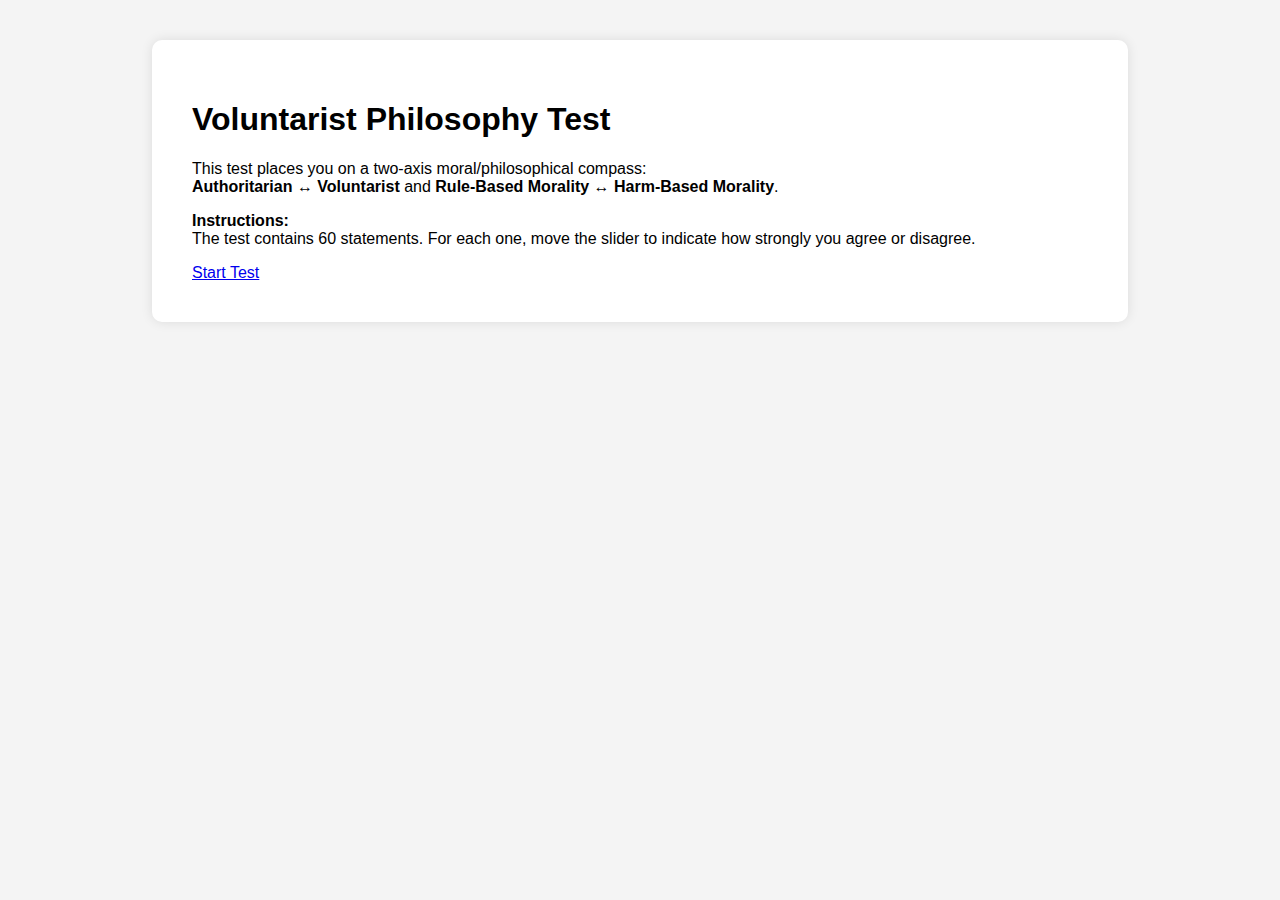
<file: index.html>
<!DOCTYPE html>
<html lang="en">
<head>
    <meta charset="UTF-8">
    <meta name="viewport" content="width=device-width, initial-scale=1.0">
    <title>Voluntarist Philosophy Test</title>
    <link rel="stylesheet" href="style.css">
</head>
<body>

    <div class="container">
        <h1>Voluntarist Philosophy Test</h1>
        <p>This test places you on a two-axis moral/philosophical compass:
        <br><strong>Authoritarian ↔ Voluntarist</strong> and 
        <strong>Rule-Based Morality ↔ Harm-Based Morality</strong>.</p>

        <p><strong>Instructions:</strong><br>
        The test contains 60 statements. For each one, move the slider to indicate how strongly you agree or disagree.</p>

        <a class="start-button" href="questions1.html">Start Test</a>
    </div>

</body>
</html>
</file>
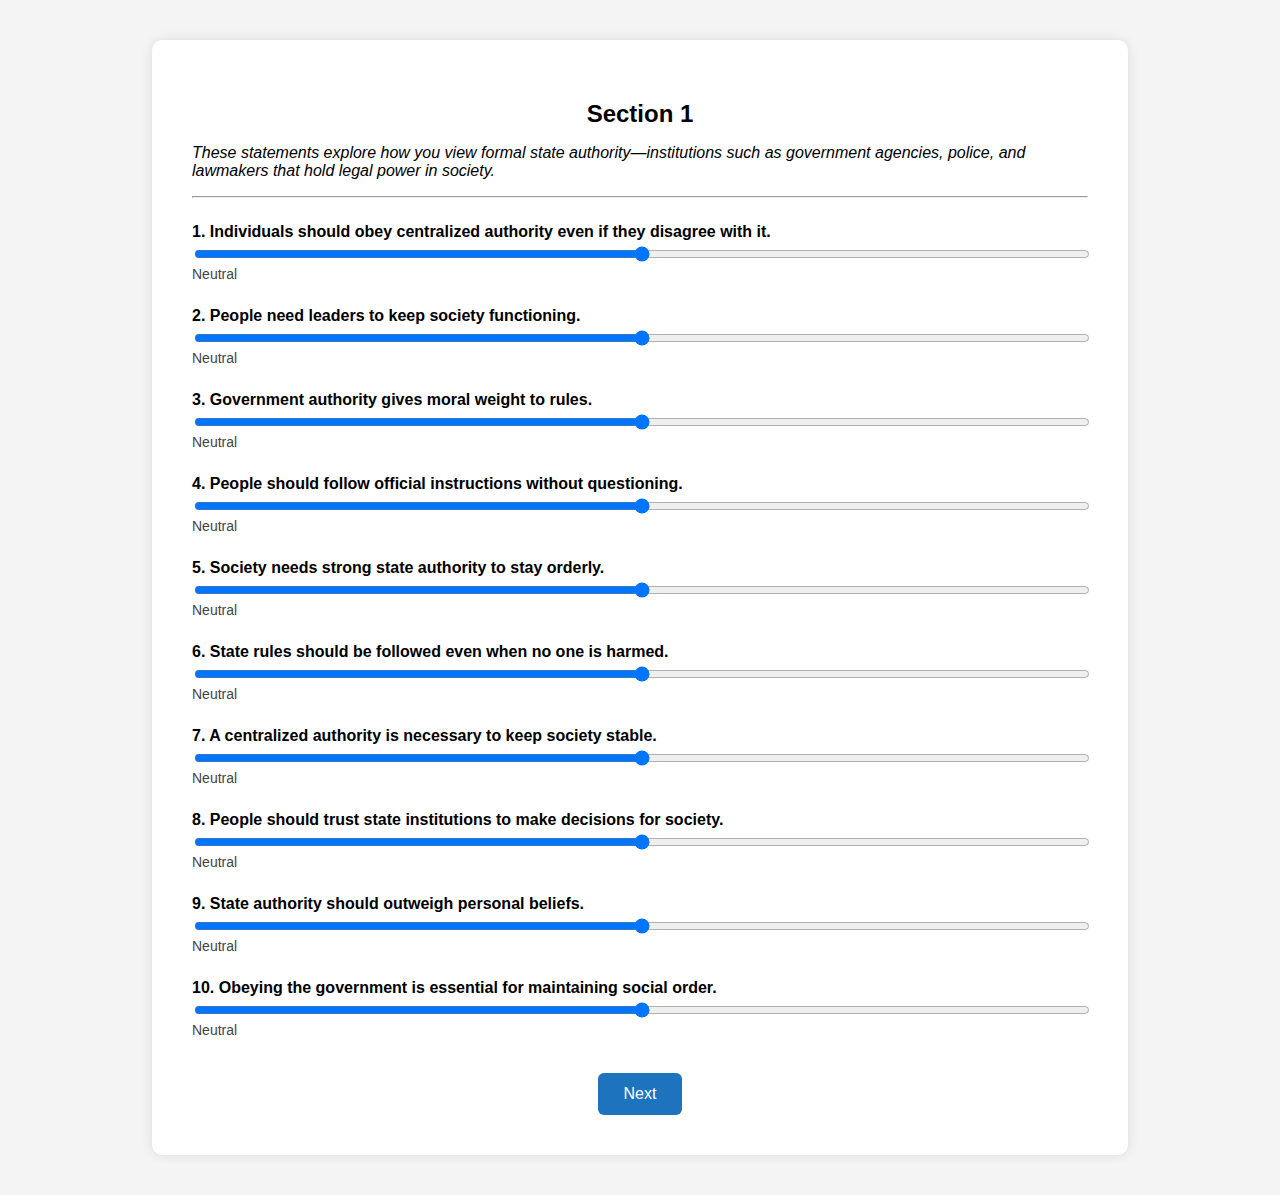
<file: questions1.html>
<!DOCTYPE html>
<html lang="en">
<head>
    <meta charset="UTF-8">
    <meta name="viewport" content="width=device-width, initial-scale=1.0">
    <title>Section 1</title>
    <link rel="stylesheet" href="style.css">
    <script src="script.js" defer></script>
</head>
<body>

<div class="container">
    <h2>Section 1</h2>

    <p><em>These statements explore how you view formal state authority—institutions such as government agencies, police, and lawmakers that hold legal power in society.</em></p>
    <hr>

    <label class="question-label">1. Individuals should obey centralized authority even if they disagree with it.</label>
    <input type="range" min="1" max="7" value="4" id="q1" class="slider">
    <span class="slider-value">Neutral</span>

    <label class="question-label">2. People need leaders to keep society functioning.</label>
    <input type="range" min="1" max="7" value="4" id="q2" class="slider">
    <span class="slider-value">Neutral</span>

    <label class="question-label">3. Government authority gives moral weight to rules.</label>
    <input type="range" min="1" max="7" value="4" id="q3" class="slider">
    <span class="slider-value">Neutral</span>

    <label class="question-label">4. People should follow official instructions without questioning.</label>
    <input type="range" min="1" max="7" value="4" id="q4" class="slider">
    <span class="slider-value">Neutral</span>

    <label class="question-label">5. Society needs strong state authority to stay orderly.</label>
    <input type="range" min="1" max="7" value="4" id="q5" class="slider">
    <span class="slider-value">Neutral</span>

    <label class="question-label">6. State rules should be followed even when no one is harmed.</label>
    <input type="range" min="1" max="7" value="4" id="q6" class="slider">
    <span class="slider-value">Neutral</span>

    <label class="question-label">7. A centralized authority is necessary to keep society stable.</label>
    <input type="range" min="1" max="7" value="4" id="q7" class="slider">
    <span class="slider-value">Neutral</span>

    <label class="question-label">8. People should trust state institutions to make decisions for society.</label>
    <input type="range" min="1" max="7" value="4" id="q8" class="slider">
    <span class="slider-value">Neutral</span>

    <label class="question-label">9. State authority should outweigh personal beliefs.</label>
    <input type="range" min="1" max="7" value="4" id="q9" class="slider">
    <span class="slider-value">Neutral</span>

    <label class="question-label">10. Obeying the government is essential for maintaining social order.</label>
    <input type="range" min="1" max="7" value="4" id="q10" class="slider">
    <span class="slider-value">Neutral</span>

    <button class="next-button" onclick="saveSection(1)">Next</button>
</div>

</body>
</html>
</file>
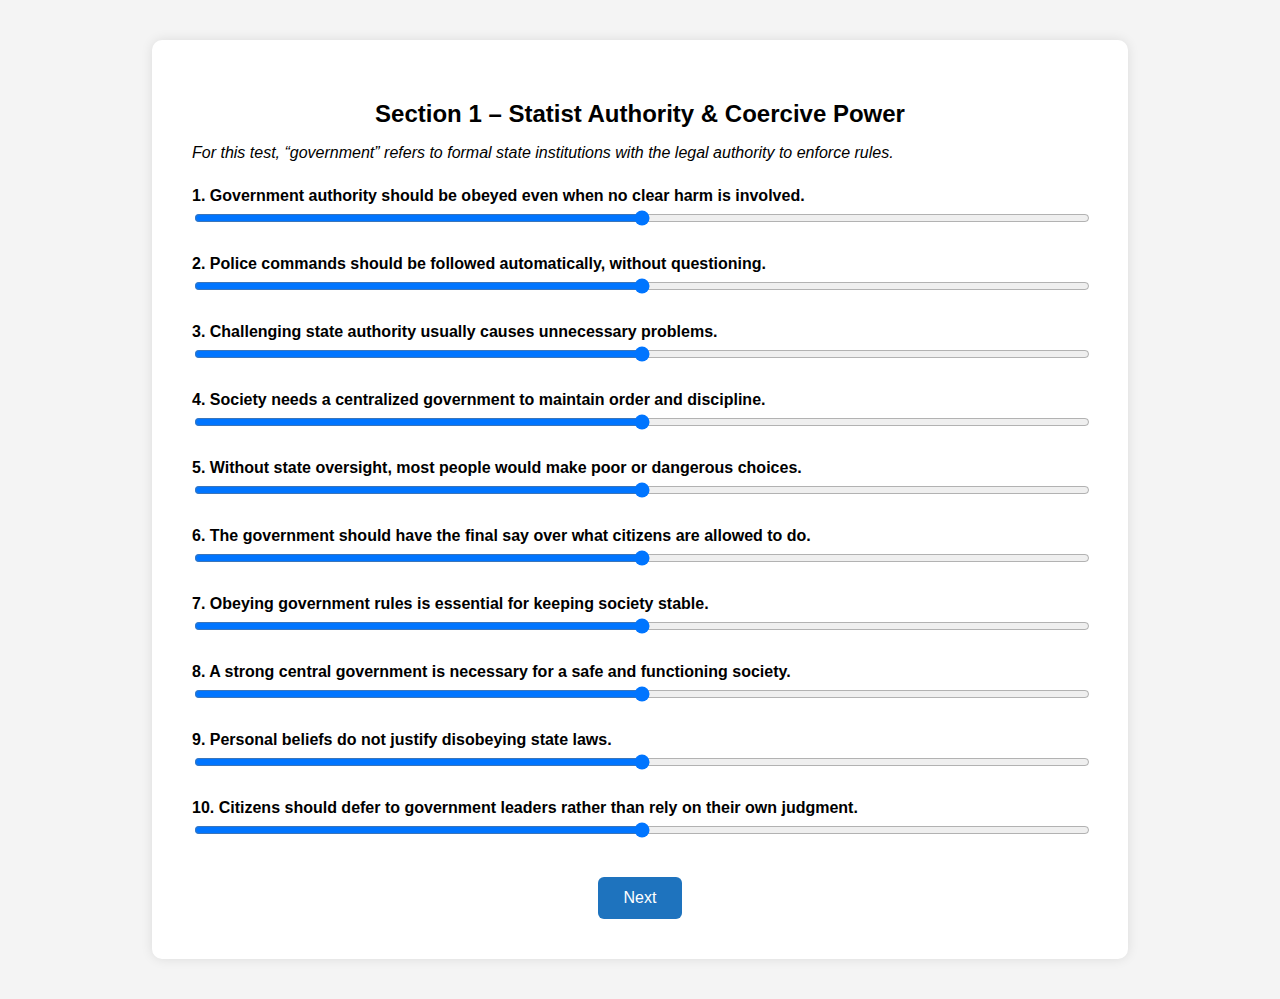
<file: Questions1.html>
<!DOCTYPE html>
<html lang="en">
<head>
    <meta charset="UTF-8">
    <meta name="viewport" content="width=device-width, initial-scale=1.0">
    <title>Voluntarist Philosophy Test – Section 1</title>
    <link rel="stylesheet" href="style.css">
    <script src="script.js" defer></script>
</head>

<body>

<div class="container">

    <h2>Section 1 – Statist Authority & Coercive Power</h2>
    <p><em>For this test, “government” refers to formal state institutions with the legal authority to enforce rules.</em></p>

    <form id="section1">

        <!-- Question Template Example:
        <label class="question-label">1. Your question text here</label>
        <input type="range" min="1" max="7" value="4" class="slider" id="q1">
        -->

        <label class="question-label">1. Government authority should be obeyed even when no clear harm is involved.</label>
        <input type="range" min="1" max="7" value="4" id="q1" class="slider">

        <label class="question-label">2. Police commands should be followed automatically, without questioning.</label>
        <input type="range" min="1" max="7" value="4" id="q2" class="slider">

        <label class="question-label">3. Challenging state authority usually causes unnecessary problems.</label>
        <input type="range" min="1" max="7" value="4" id="q3" class="slider">

        <label class="question-label">4. Society needs a centralized government to maintain order and discipline.</label>
        <input type="range" min="1" max="7" value="4" id="q4" class="slider">

        <label class="question-label">5. Without state oversight, most people would make poor or dangerous choices.</label>
        <input type="range" min="1" max="7" value="4" id="q5" class="slider">

        <label class="question-label">6. The government should have the final say over what citizens are allowed to do.</label>
        <input type="range" min="1" max="7" value="4" id="q6" class="slider">

        <label class="question-label">7. Obeying government rules is essential for keeping society stable.</label>
        <input type="range" min="1" max="7" value="4" id="q7" class="slider">

        <label class="question-label">8. A strong central government is necessary for a safe and functioning society.</label>
        <input type="range" min="1" max="7" value="4" id="q8" class="slider">

        <label class="question-label">9. Personal beliefs do not justify disobeying state laws.</label>
        <input type="range" min="1" max="7" value="4" id="q9" class="slider">

        <label class="question-label">10. Citizens should defer to government leaders rather than rely on their own judgment.</label>
        <input type="range" min="1" max="7" value="4" id="q10" class="slider">

        <div class="button-container">
            <button type="button" class="next-button" onclick="saveSection(1)">Next</button>
        </div>

    </form>

</div>

</body>
</html>
</file>
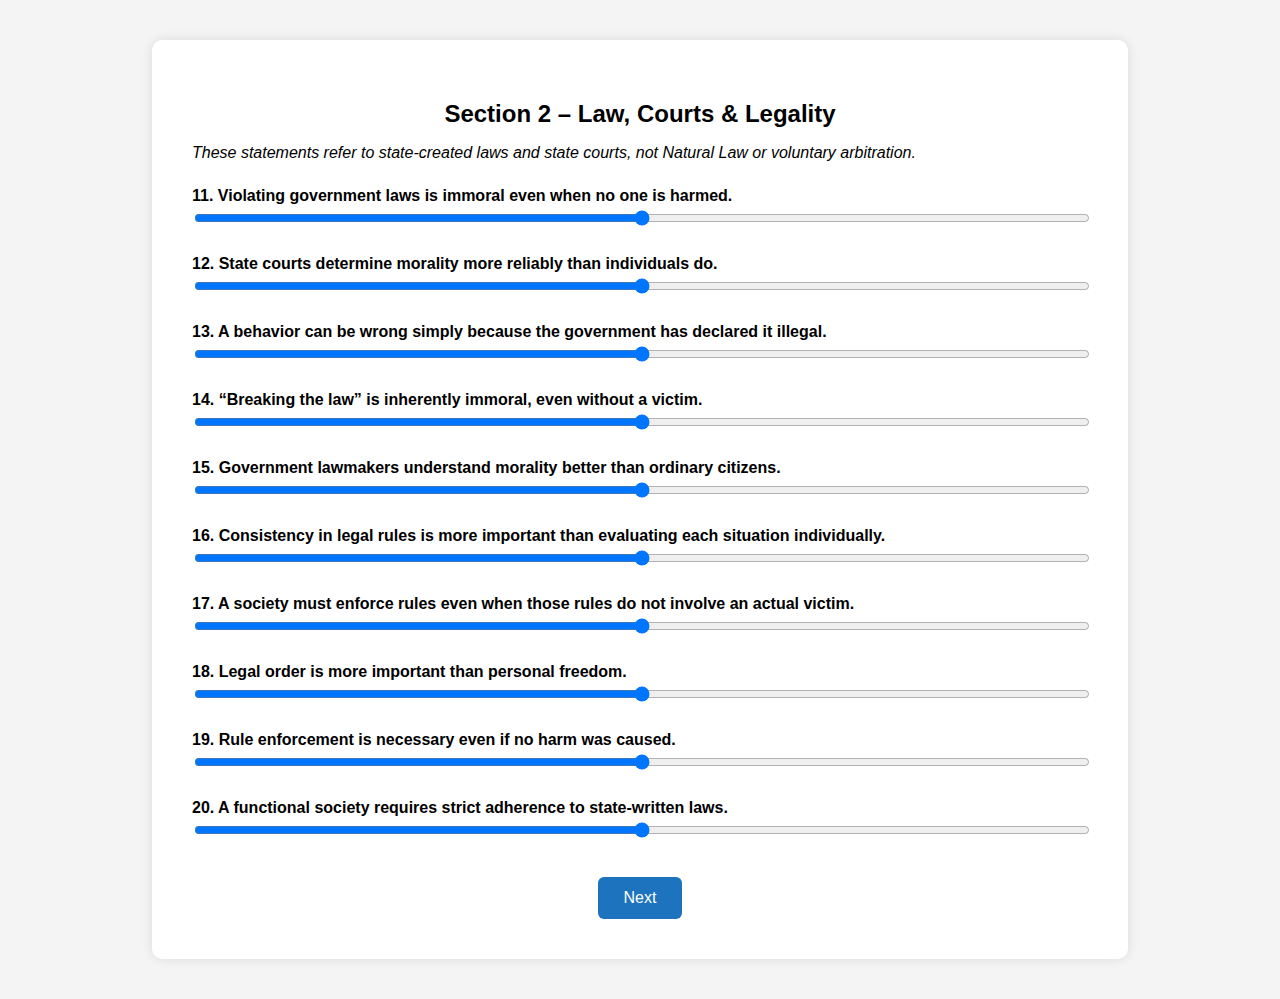
<file: questions2.html>
<!DOCTYPE html>
<html lang="en">
<head>
    <meta charset="UTF-8">
    <meta name="viewport" content="width=device-width, initial-scale=1.0">
    <title>Voluntarist Philosophy Test – Section 2</title>
    <link rel="stylesheet" href="style.css">
    <script src="script.js" defer></script>
</head>

<body>

<div class="container">

    <h2>Section 2 – Law, Courts & Legality</h2>
    <p><em>These statements refer to state-created laws and state courts, not Natural Law or voluntary arbitration.</em></p>

    <form id="section2">

        <label class="question-label">11. Violating government laws is immoral even when no one is harmed.</label>
        <input type="range" min="1" max="7" value="4" id="q11" class="slider">

        <label class="question-label">12. State courts determine morality more reliably than individuals do.</label>
        <input type="range" min="1" max="7" value="4" id="q12" class="slider">

        <label class="question-label">13. A behavior can be wrong simply because the government has declared it illegal.</label>
        <input type="range" min="1" max="7" value="4" id="q13" class="slider">

        <label class="question-label">14. “Breaking the law” is inherently immoral, even without a victim.</label>
        <input type="range" min="1" max="7" value="4" id="q14" class="slider">

        <label class="question-label">15. Government lawmakers understand morality better than ordinary citizens.</label>
        <input type="range" min="1" max="7" value="4" id="q15" class="slider">

        <label class="question-label">16. Consistency in legal rules is more important than evaluating each situation individually.</label>
        <input type="range" min="1" max="7" value="4" id="q16" class="slider">

        <label class="question-label">17. A society must enforce rules even when those rules do not involve an actual victim.</label>
        <input type="range" min="1" max="7" value="4" id="q17" class="slider">

        <label class="question-label">18. Legal order is more important than personal freedom.</label>
        <input type="range" min="1" max="7" value="4" id="q18" class="slider">

        <label class="question-label">19. Rule enforcement is necessary even if no harm was caused.</label>
        <input type="range" min="1" max="7" value="4" id="q19" class="slider">

        <label class="question-label">20. A functional society requires strict adherence to state-written laws.</label>
        <input type="range" min="1" max="7" value="4" id="q20" class="slider">

        <div class="button-container">
            <button type="button" class="next-button" onclick="saveSection(2)">Next</button>
        </div>

    </form>

</div>

</body>
</html>
</file>
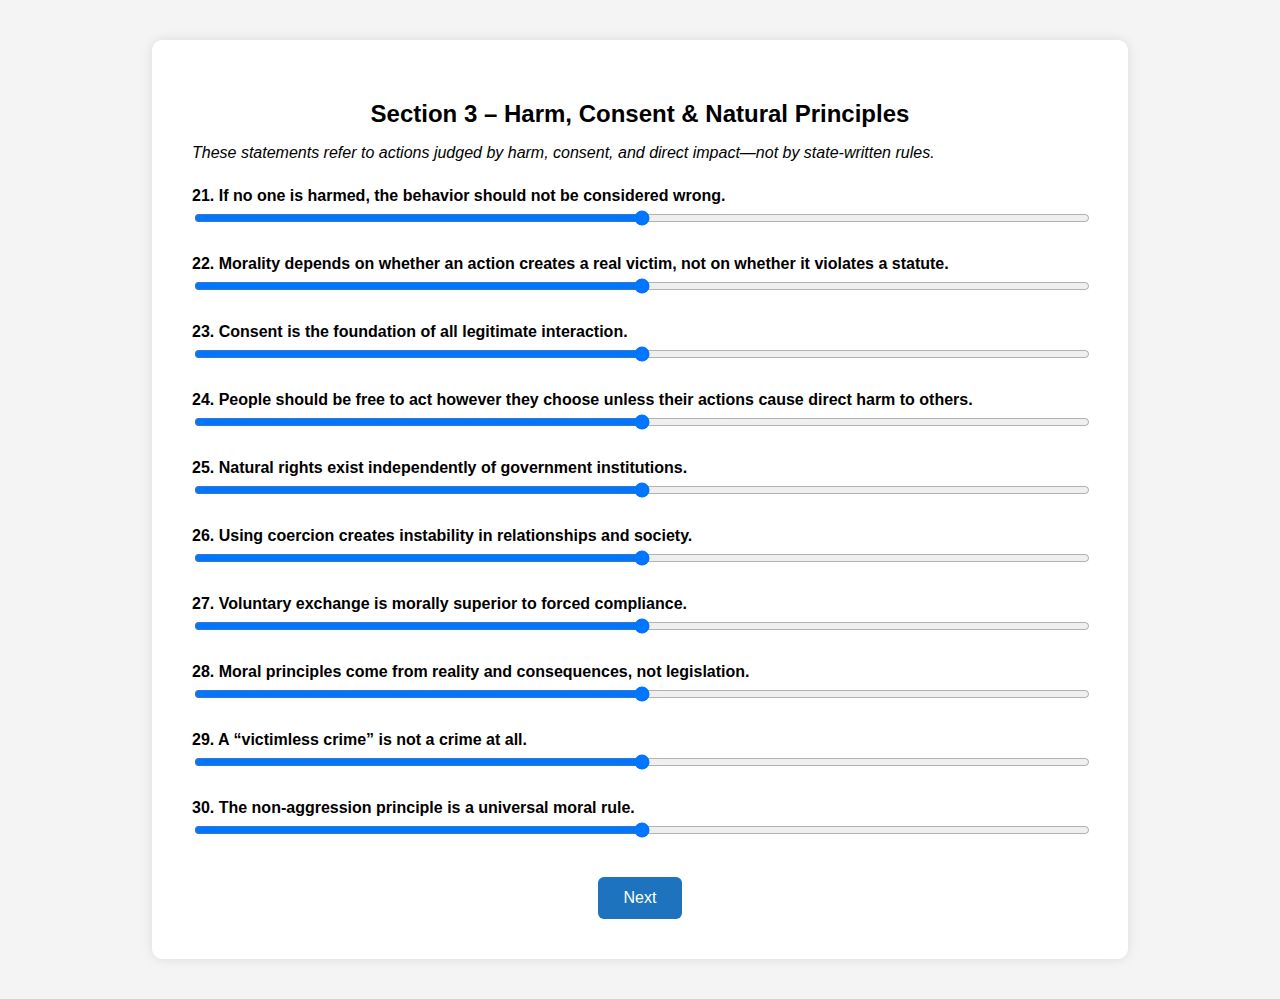
<file: questions3.html>
<!DOCTYPE html>
<html lang="en">
<head>
    <meta charset="UTF-8">
    <meta name="viewport" content="width=device-width, initial-scale=1.0">
    <title>Voluntarist Philosophy Test – Section 3</title>
    <link rel="stylesheet" href="style.css">
    <script src="script.js" defer></script>
</head>

<body>

<div class="container">

    <h2>Section 3 – Harm, Consent & Natural Principles</h2>
    <p><em>These statements refer to actions judged by harm, consent, and direct impact—not by state-written rules.</em></p>

    <form id="section3">

        <label class="question-label">21. If no one is harmed, the behavior should not be considered wrong.</label>
        <input type="range" min="1" max="7" value="4" id="q21" class="slider">

        <label class="question-label">22. Morality depends on whether an action creates a real victim, not on whether it violates a statute.</label>
        <input type="range" min="1" max="7" value="4" id="q22" class="slider">

        <label class="question-label">23. Consent is the foundation of all legitimate interaction.</label>
        <input type="range" min="1" max="7" value="4" id="q23" class="slider">

        <label class="question-label">24. People should be free to act however they choose unless their actions cause direct harm to others.</label>
        <input type="range" min="1" max="7" value="4" id="q24" class="slider">

        <label class="question-label">25. Natural rights exist independently of government institutions.</label>
        <input type="range" min="1" max="7" value="4" id="q25" class="slider">

        <label class="question-label">26. Using coercion creates instability in relationships and society.</label>
        <input type="range" min="1" max="7" value="4" id="q26" class="slider">

        <label class="question-label">27. Voluntary exchange is morally superior to forced compliance.</label>
        <input type="range" min="1" max="7" value="4" id="q27" class="slider">

        <label class="question-label">28. Moral principles come from reality and consequences, not legislation.</label>
        <input type="range" min="1" max="7" value="4" id="q28" class="slider">

        <label class="question-label">29. A “victimless crime” is not a crime at all.</label>
        <input type="range" min="1" max="7" value="4" id="q29" class="slider">

        <label class="question-label">30. The non-aggression principle is a universal moral rule.</label>
        <input type="range" min="1" max="7" value="4" id="q30" class="slider">

        <div class="button-container">
            <button type="button" class="next-button" onclick="saveSection(3)">Next</button>
        </div>

    </form>

</div>

</body>
</html>
</file>
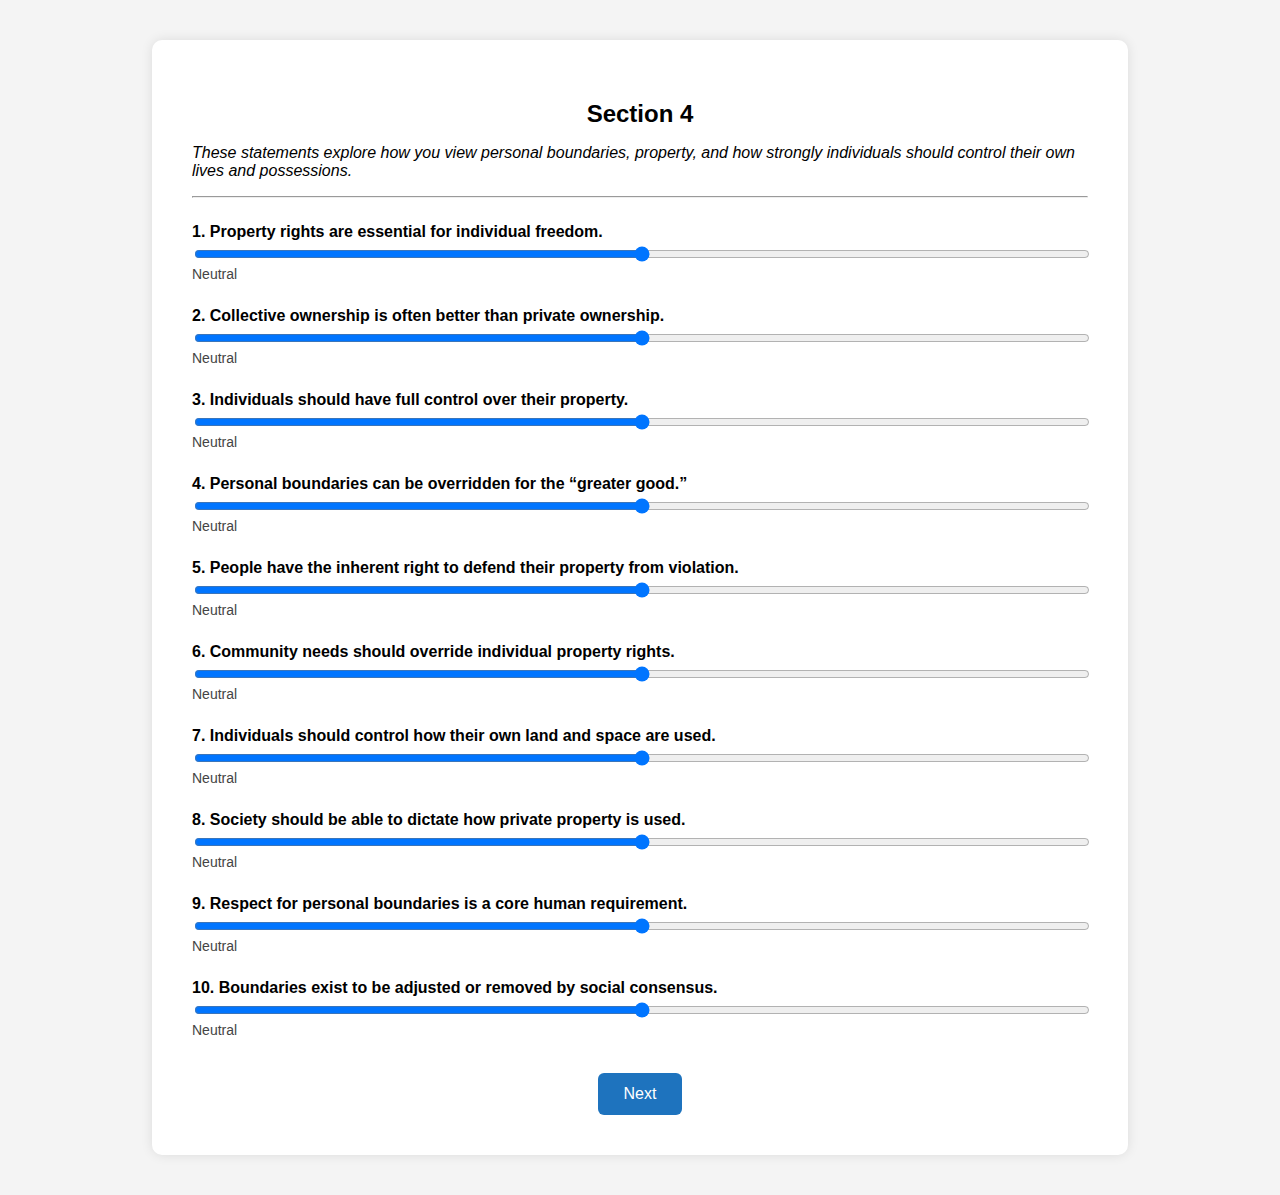
<file: questions4.html>
<!DOCTYPE html>
<html lang="en">
<head>
    <meta charset="UTF-8">
    <meta name="viewport" content="width=device-width, initial-scale=1.0">
    <title>Section 4</title>
    <link rel="stylesheet" href="style.css">
    <script src="script.js" defer></script>
</head>
<body>

<div class="container">
    <h2>Section 4</h2>
    <p><em>These statements explore how you view personal boundaries, property, and how strongly individuals should control their own lives and possessions.</em></p>
    <hr>

    <div class="question-block">
        <label>1. Property rights are essential for individual freedom.</label>
        <input type="range" min="1" max="7" value="4" id="q31" class="slider">
        <span class="slider-value">Neutral</span>
    </div>

    <div class="question-block">
        <label>2. Collective ownership is often better than private ownership.</label>
        <input type="range" min="1" max="7" value="4" id="q32" class="slider">
        <span class="slider-value">Neutral</span>
    </div>

    <div class="question-block">
        <label>3. Individuals should have full control over their property.</label>
        <input type="range" min="1" max="7" value="4" id="q33" class="slider">
        <span class="slider-value">Neutral</span>
    </div>

    <div class="question-block">
        <label>4. Personal boundaries can be overridden for the “greater good.”</label>
        <input type="range" min="1" max="7" value="4" id="q34" class="slider">
        <span class="slider-value">Neutral</span>
    </div>

    <div class="question-block">
        <label>5. People have the inherent right to defend their property from violation.</label>
        <input type="range" min="1" max="7" value="4" id="q35" class="slider">
        <span class="slider-value">Neutral</span>
    </div>

    <div class="question-block">
        <label>6. Community needs should override individual property rights.</label>
        <input type="range" min="1" max="7" value="4" id="q36" class="slider">
        <span class="slider-value">Neutral</span>
    </div>

    <div class="question-block">
        <label>7. Individuals should control how their own land and space are used.</label>
        <input type="range" min="1" max="7" value="4" id="q37" class="slider">
        <span class="slider-value">Neutral</span>
    </div>

    <div class="question-block">
        <label>8. Society should be able to dictate how private property is used.</label>
        <input type="range" min="1" max="7" value="4" id="q38" class="slider">
        <span class="slider-value">Neutral</span>
    </div>

    <div class="question-block">
        <label>9. Respect for personal boundaries is a core human requirement.</label>
        <input type="range" min="1" max="7" value="4" id="q39" class="slider">
        <span class="slider-value">Neutral</span>
    </div>

    <div class="question-block">
        <label>10. Boundaries exist to be adjusted or removed by social consensus.</label>
        <input type="range" min="1" max="7" value="4" id="q40" class="slider">
        <span class="slider-value">Neutral</span>
    </div>

    <button class="next-button" onclick="saveSection(4)">Next</button>
</div>

</body>
</html>
</file>
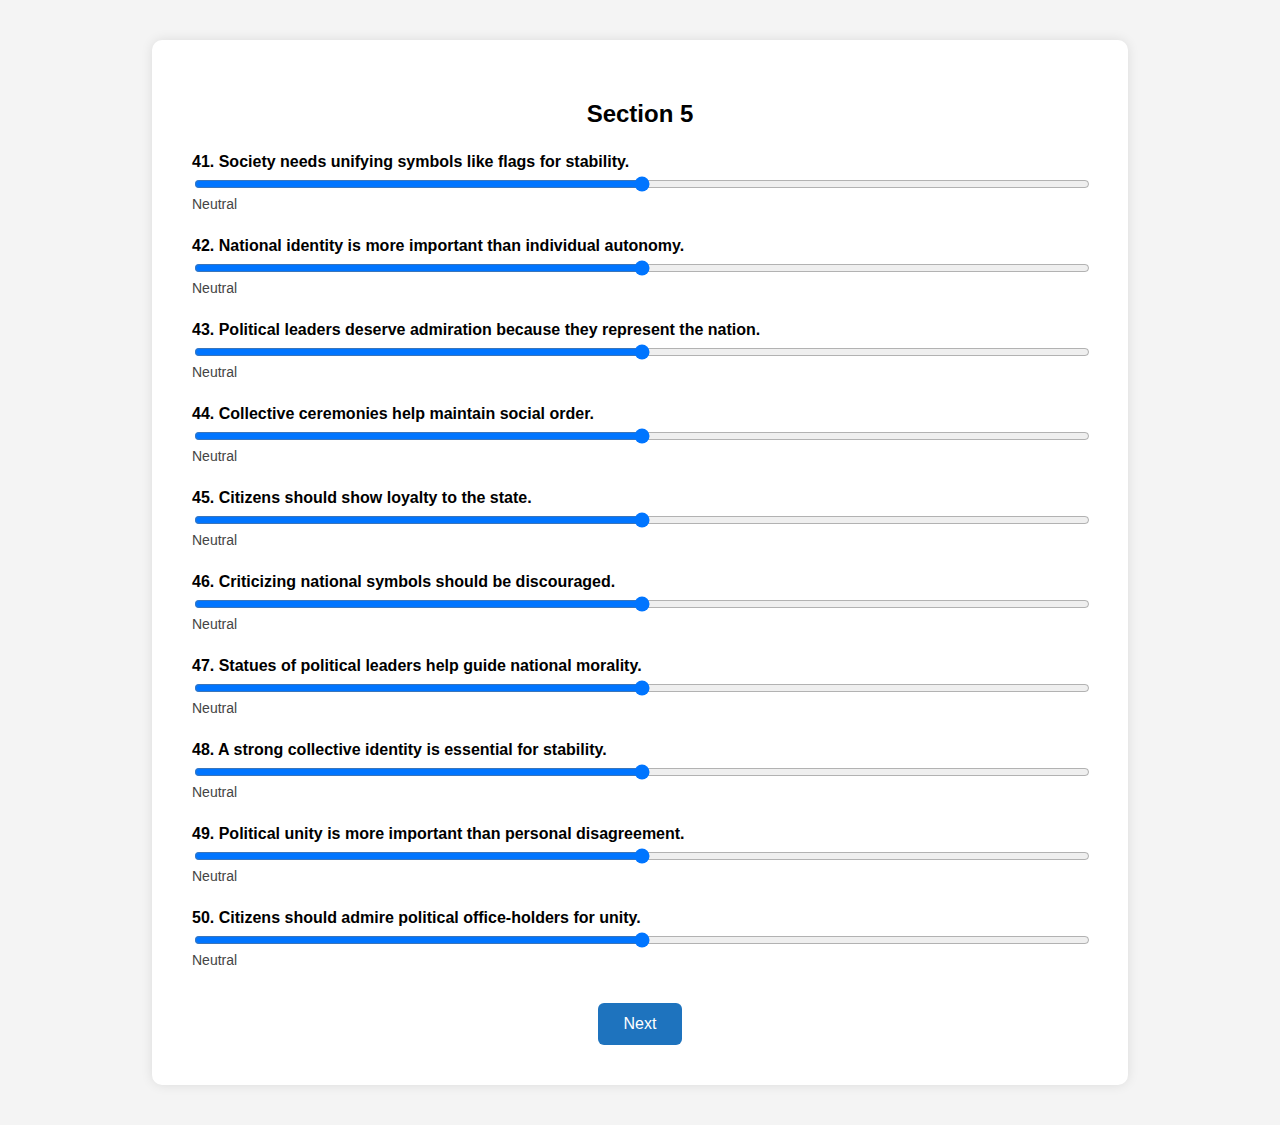
<file: questions5.html>
<!DOCTYPE html>
<html>
<head>
    <meta charset="UTF-8">
    <title>Section 5</title>
    <link rel="stylesheet" href="style.css">
    <script src="script.js" defer></script>
</head>

<body>
<div class="container">

<h2>Section 5</h2>

<label class="question-label">41. Society needs unifying symbols like flags for stability.</label>
<input type="range" min="1" max="7" value="4" class="slider" id="q41">
<span class="slider-value">Neutral</span>

<label class="question-label">42. National identity is more important than individual autonomy.</label>
<input type="range" min="1" max="7" value="4" class="slider" id="q42">
<span class="slider-value">Neutral</span>

<label class="question-label">43. Political leaders deserve admiration because they represent the nation.</label>
<input type="range" min="1" max="7" value="4" class="slider" id="q43">
<span class="slider-value">Neutral</span>

<label class="question-label">44. Collective ceremonies help maintain social order.</label>
<input type="range" min="1" max="7" value="4" class="slider" id="q44">
<span class="slider-value">Neutral</span>

<label class="question-label">45. Citizens should show loyalty to the state.</label>
<input type="range" min="1" max="7" value="4" class="slider" id="q45">
<span class="slider-value">Neutral</span>

<label class="question-label">46. Criticizing national symbols should be discouraged.</label>
<input type="range" min="1" max="7" value="4" class="slider" id="q46">
<span class="slider-value">Neutral</span>

<label class="question-label">47. Statues of political leaders help guide national morality.</label>
<input type="range" min="1" max="7" value="4" class="slider" id="q47">
<span class="slider-value">Neutral</span>

<label class="question-label">48. A strong collective identity is essential for stability.</label>
<input type="range" min="1" max="7" value="4" class="slider" id="q48">
<span class="slider-value">Neutral</span>

<label class="question-label">49. Political unity is more important than personal disagreement.</label>
<input type="range" min="1" max="7" value="4" class="slider" id="q49">
<span class="slider-value">Neutral</span>

<label class="question-label">50. Citizens should admire political office-holders for unity.</label>
<input type="range" min="1" max="7" value="4" class="slider" id="q50">
<span class="slider-value">Neutral</span>

<div class="button-container">
<button type="button" class="next-button" onclick="saveSection(5)">Next</button>
</div>

</div>
</body>
</html>
</file>
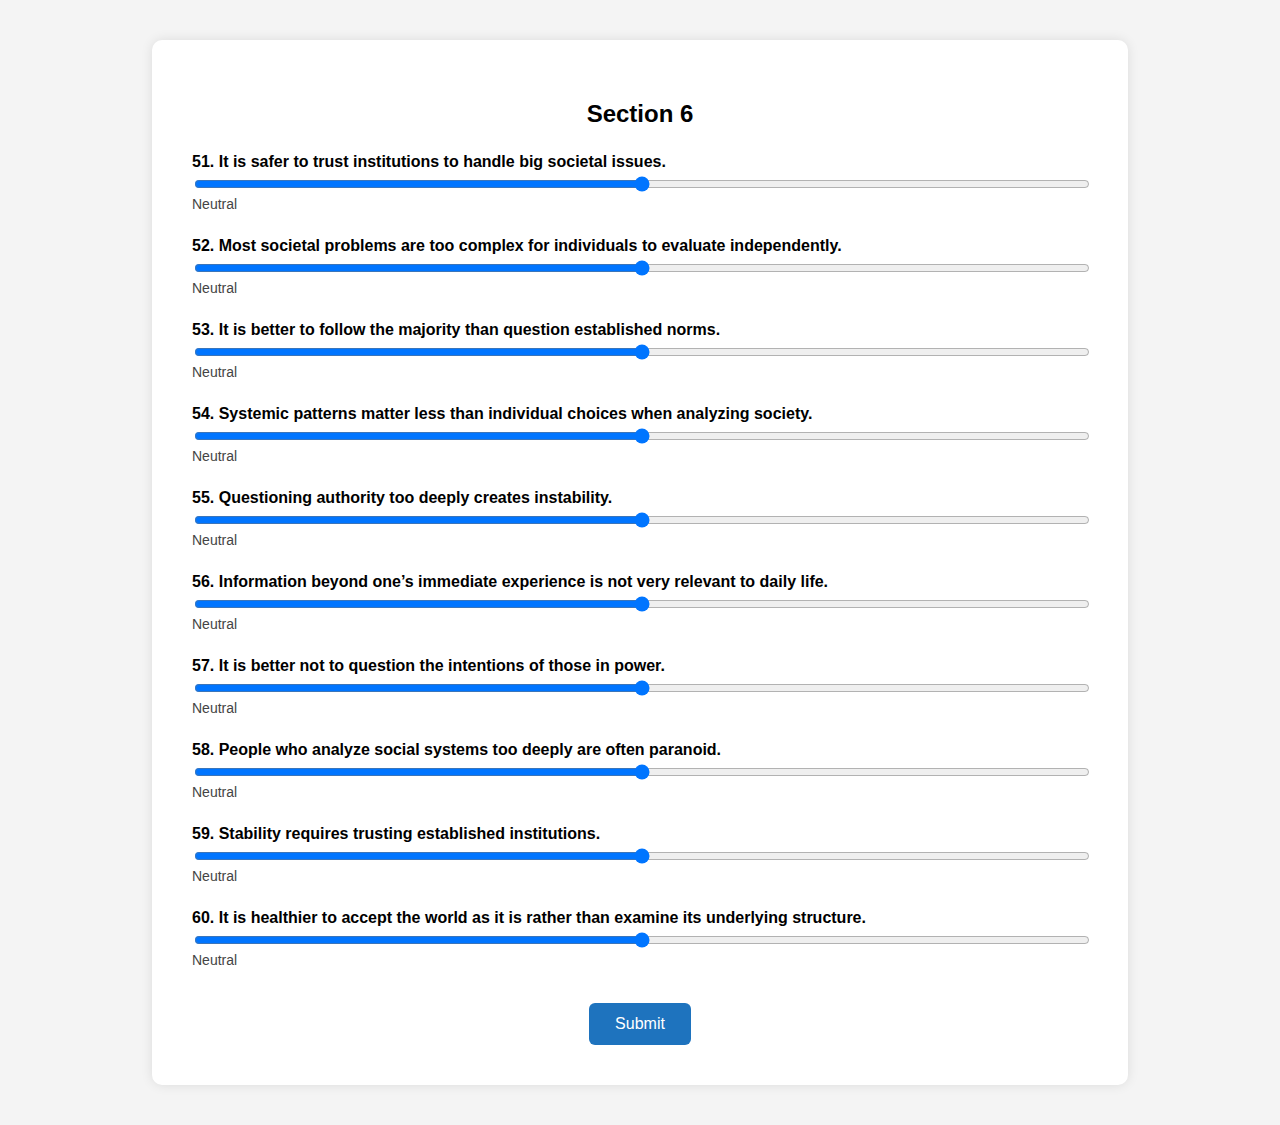
<file: questions6.html>
<!DOCTYPE html>
<html>
<head>
    <meta charset="UTF-8">
    <title>Section 6</title>
    <link rel="stylesheet" href="style.css">
    <script src="script.js" defer></script>
</head>

<body>
<div class="container">

<h2>Section 6</h2>

<label class="question-label">51. It is safer to trust institutions to handle big societal issues.</label>
<input type="range" min="1" max="7" value="4" class="slider" id="q51">
<span class="slider-value">Neutral</span>

<label class="question-label">52. Most societal problems are too complex for individuals to evaluate independently.</label>
<input type="range" min="1" max="7" value="4" class="slider" id="q52">
<span class="slider-value">Neutral</span>

<label class="question-label">53. It is better to follow the majority than question established norms.</label>
<input type="range" min="1" max="7" value="4" class="slider" id="q53">
<span class="slider-value">Neutral</span>

<label class="question-label">54. Systemic patterns matter less than individual choices when analyzing society.</label>
<input type="range" min="1" max="7" value="4" class="slider" id="q54">
<span class="slider-value">Neutral</span>

<label class="question-label">55. Questioning authority too deeply creates instability.</label>
<input type="range" min="1" max="7" value="4" class="slider" id="q55">
<span class="slider-value">Neutral</span>

<label class="question-label">56. Information beyond one’s immediate experience is not very relevant to daily life.</label>
<input type="range" min="1" max="7" value="4" class="slider" id="q56">
<span class="slider-value">Neutral</span>

<label class="question-label">57. It is better not to question the intentions of those in power.</label>
<input type="range" min="1" max="7" value="4" class="slider" id="q57">
<span class="slider-value">Neutral</span>

<label class="question-label">58. People who analyze social systems too deeply are often paranoid.</label>
<input type="range" min="1" max="7" value="4" class="slider" id="q58">
<span class="slider-value">Neutral</span>

<label class="question-label">59. Stability requires trusting established institutions.</label>
<input type="range" min="1" max="7" value="4" class="slider" id="q59">
<span class="slider-value">Neutral</span>

<label class="question-label">60. It is healthier to accept the world as it is rather than examine its underlying structure.</label>
<input type="range" min="1" max="7" value="4" class="slider" id="q60">
<span class="slider-value">Neutral</span>

<div class="button-container">
<button type="button" class="next-button" onclick="saveSection(6)">Submit</button>
</div>

</div>
</body>
</html>
</file>
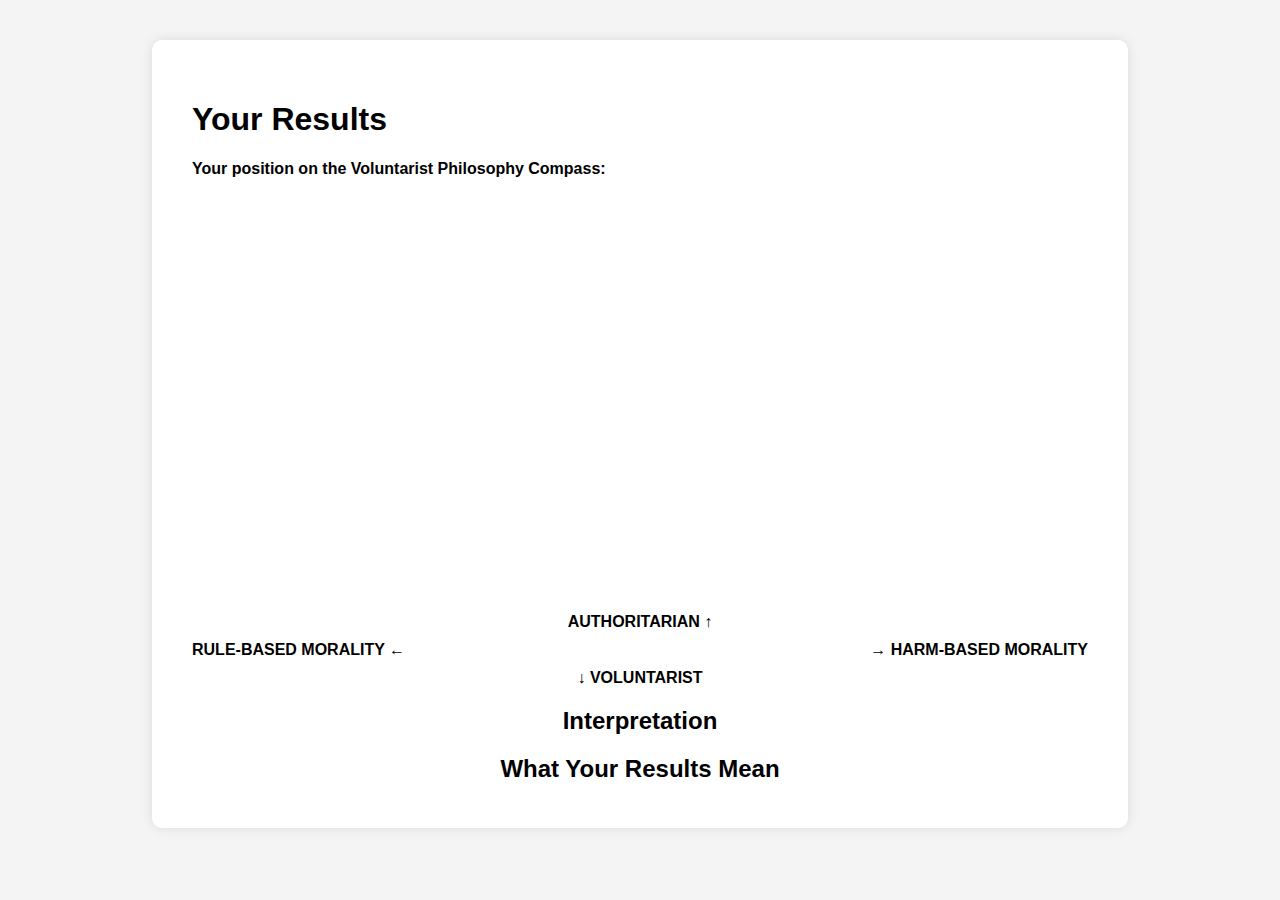
<file: results.html>
<!DOCTYPE html>
<html lang="en">
<head>
    <meta charset="UTF-8">
    <meta name="viewport" content="width=device-width, initial-scale=1.0">
    <title>Voluntarist Philosophy Test – Results</title>
    <link rel="stylesheet" href="style.css">
    <script src="script.js" defer></script>
</head>

<body onload="calculateResults()">

<div class="container">

    <h1>Your Results</h1>

    <p class="quadrant-labels"><strong>Your position on the Voluntarist Philosophy Compass:</strong></p>

    <!-- Compass Canvas -->
    <canvas id="compassCanvas" width="400" height="400"></canvas>

    <!-- Axis labels -->
    <div style="text-align:center; margin-top:15px;">
        <div><strong>AUTHORITARIAN ↑</strong></div>
        <div style="display:flex; justify-content:space-between; margin:10px 0;">
            <strong>RULE-BASED MORALITY ←</strong>
            <strong>→ HARM-BASED MORALITY</strong>
        </div>
        <div><strong>↓ VOLUNTARIST</strong></div>
    </div>

    <h2>Interpretation</h2>
    <div id="resultText" class="result-text"></div>

    <h2>What Your Results Mean</h2>
    <div id="detailedReport" class="result-text"></div>

</div>

<script>
/* ————————————————————————————————
   GENERATE EXTENDED BREAKDOWN TEXT
   ———————————————————————————————— */
function generateReport(x, y) {
    let summary = "";
    let explanation = "";

    /* Horizontal (Morality Axis) */
    if (x > 10) {
        summary += "<strong>You strongly align with Harm-Based Morality.</strong><br>";
        explanation += "You evaluate actions primarily by their consequences and the presence or absence of real victims. Rules have no inherent moral weight for you unless they protect against harm. ";
    } else if (x > 0) {
        summary += "<strong>You lean toward Harm-Based Morality.</strong><br>";
        explanation += "You prioritize harm, consent, and outcomes over rule-following. You believe morality comes from real-world impact rather than authority or legislation. ";
    } else if (x < -10) {
        summary += "<strong>You strongly align with Rule-Based Morality.</strong><br>";
        explanation += "You place high importance on rules, tradition, or legally defined morality. Even actions without victims may still seem wrong to you due to symbolic, cultural, or legal expectations. ";
    } else {
        summary += "<strong>You lean toward Rule-Based Morality.</strong><br>";
        explanation += "You give some moral weight to rules and conventions, even when no direct harm is caused. You value order, consistency, and shared norms. ";
    }

    /* Vertical (Authority Axis) */
    if (y > 10) {
        summary += "You strongly lean Authoritarian.";
        explanation += " You believe authority structures, hierarchy, and enforced order are essential for society. Stability is more important than unrestricted freedom.";
    } else if (y > 0) {
        summary += "You lean Authoritarian.";
        explanation += " You believe authority and state guidance are necessary to some degree. You prefer structured order over decentralized autonomy.";
    } else if (y < -10) {
        summary += "You strongly lean Voluntarist.";
        explanation += " You believe moral legitimacy comes from consent, not authority. You reject coercive power structures and view voluntary interaction as the basis of a stable society.";
    } else {
        summary += "You lean Voluntarist.";
        explanation += " You prefer personal autonomy to external authority. You believe society functions best with minimal coercion and maximum voluntary cooperation.";
    }

    document.getElementById("resultText").innerHTML = summary;
    document.getElementById("detailedReport").innerHTML = explanation;
}
</script>

</body>
</html>
</file>
<file: style.css>
/* ==== GLOBAL ==== */
body {
    font-family: Arial, sans-serif;
    background: #f4f4f4;
    margin: 0;
    padding: 0;
}

/* ==== CONTAINER ==== */
.container {
    width: 70%;
    max-width: 900px;
    background: white;
    padding: 40px;
    margin: 40px auto;
    border-radius: 10px;
    box-shadow: 0 0 12px rgba(0, 0, 0, 0.1);
}

/* ==== HEADINGS ==== */
h2 {
    text-align: center;
    margin-bottom: 5px;
}

p.section-desc {
    text-align: center;
    font-style: italic;
    margin-bottom: 25px;
}

/* ==== QUESTIONS ==== */
label {
    font-weight: bold;
    margin-top: 25px;
    display: block;
}

.slider {
    width: 100%;
    margin-top: 5px;
}

.slider-value {
    font-size: 14px;
    color: #444;
    margin-bottom: 10px;
    display: block;
}

/* ==== BUTTON ==== */
.next-button {
    display: block;
    margin: 35px auto 0 auto;
    background: #1e73be;
    padding: 12px 26px;
    color: white;
    border: none;
    border-radius: 6px;
    cursor: pointer;
    font-size: 16px;
}

.next-button:hover {
    background: #125388;
}
</file>
